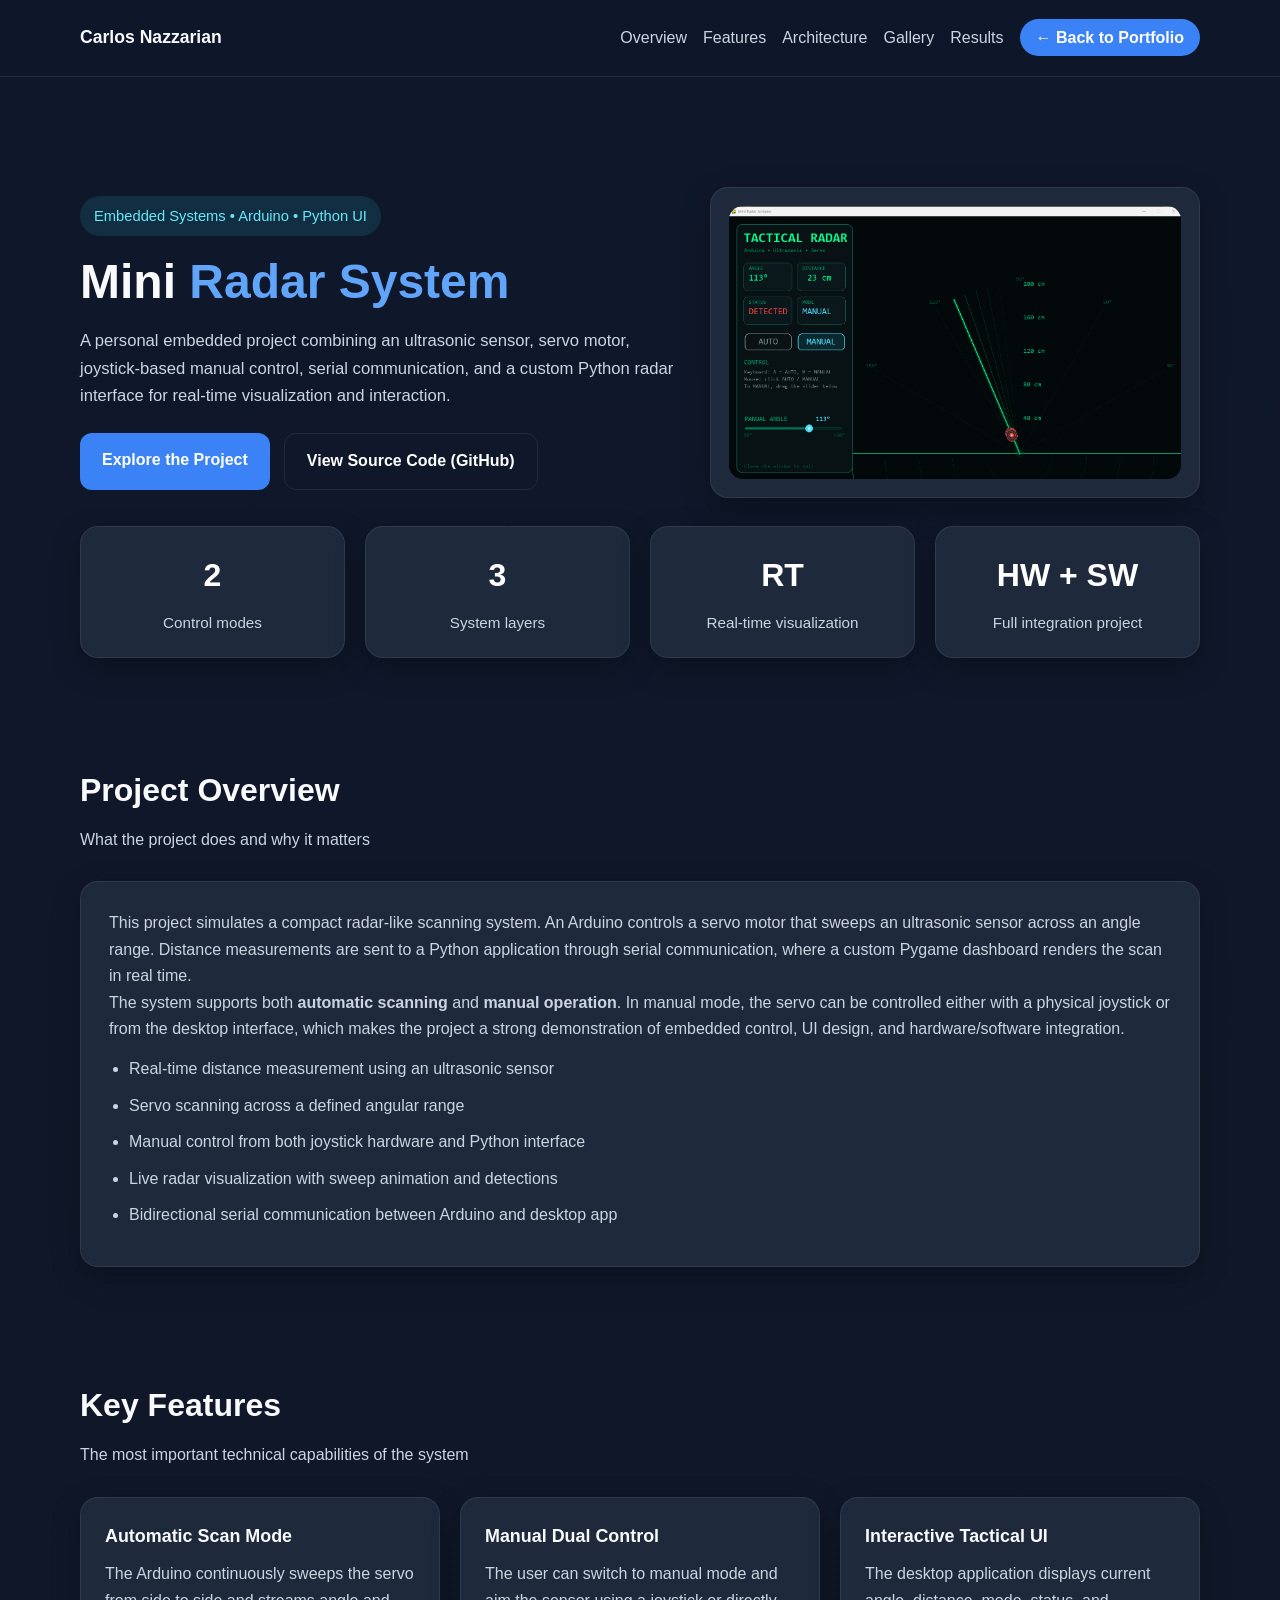
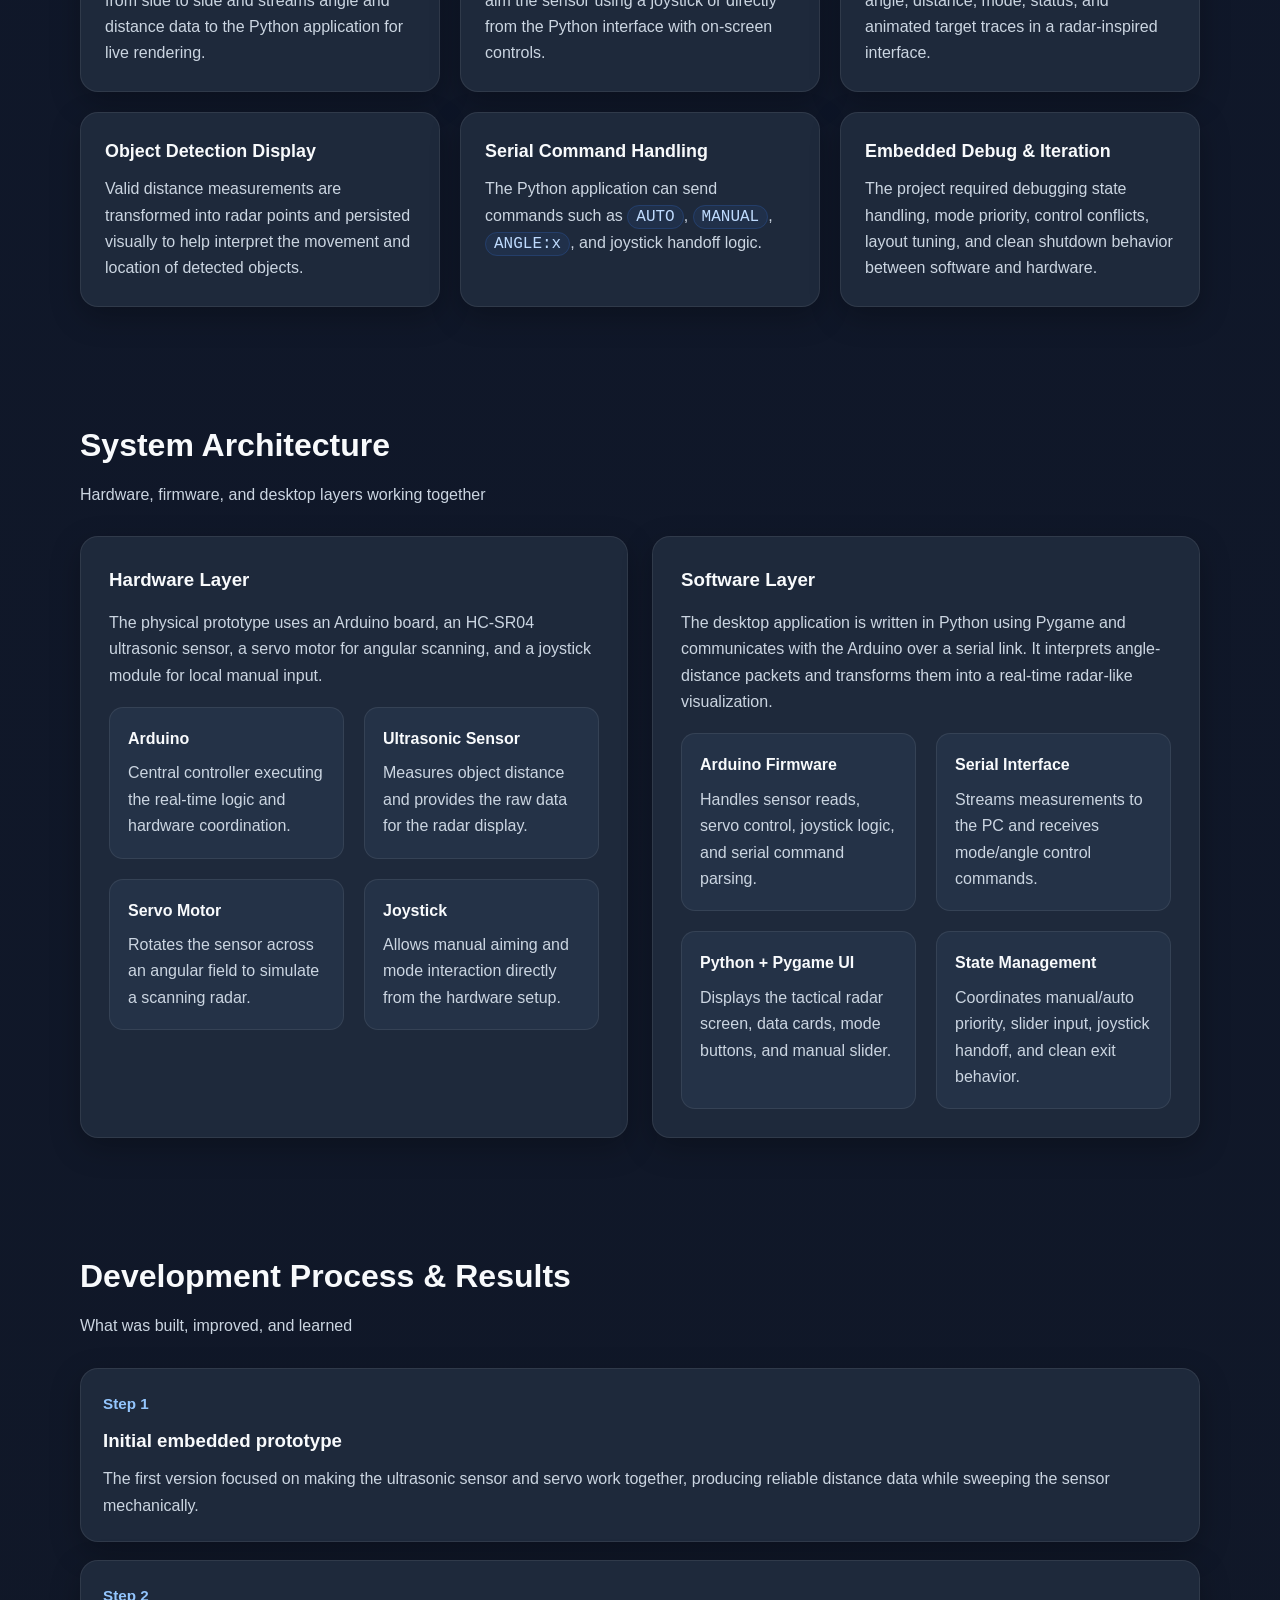
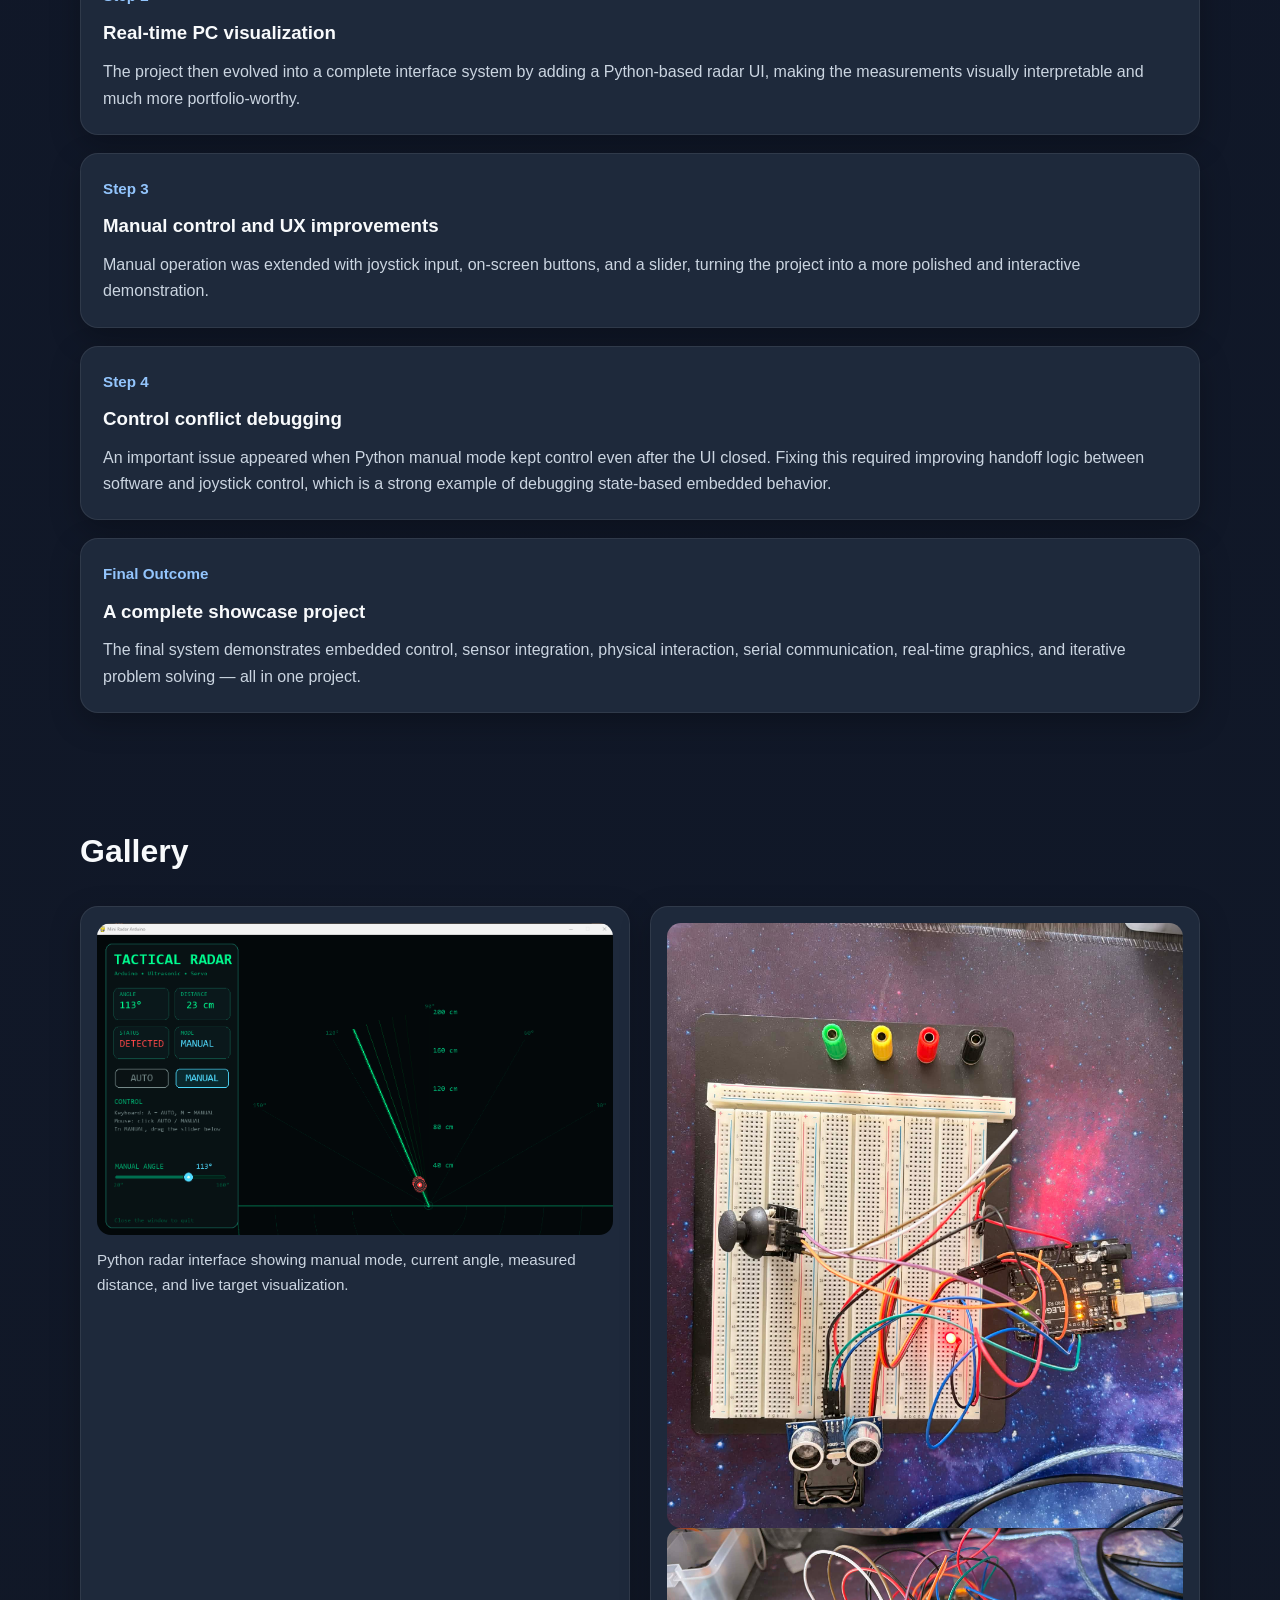
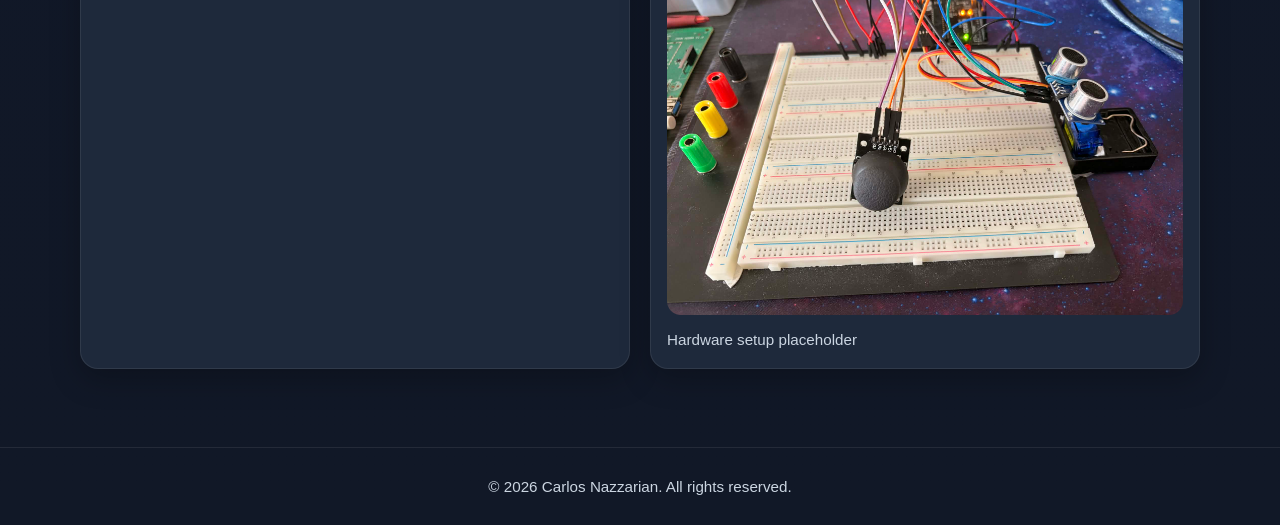
<file: projects/radar.html>
<!DOCTYPE html>
<html lang="fr">
<head>
  <meta charset="UTF-8" />
  <meta name="viewport" content="width=device-width, initial-scale=1.0" />
  <title>Mini Radar Arduino | Carlos Nazzarian</title>
  <meta
    name="description"
    content="Projet Mini Radar Arduino de Carlos Nazzarian : système embarqué avec capteur ultrasonique, servo, joystick, communication série et interface Python en temps réel."
  />
  <style>
    :root {
      --bg: #0f172a;
      --bg-soft: #111827;
      --card: #1e293b;
      --card-2: #243247;
      --text: #f8fafc;
      --muted: #cbd5e1;
      --primary: #3b82f6;
      --primary-hover: #2563eb;
      --accent: #22d3ee;
      --border: rgba(255, 255, 255, 0.08);
      --shadow: 0 10px 30px rgba(0, 0, 0, 0.25);
      --radius: 18px;
      --max-width: 1120px;
    }

    * {
      margin: 0;
      padding: 0;
      box-sizing: border-box;
    }

    html {
      scroll-behavior: smooth;
    }

    body {
      font-family: Arial, Helvetica, sans-serif;
      background: linear-gradient(180deg, #0f172a 0%, #111827 100%);
      color: var(--text);
      line-height: 1.65;
    }

    a {
      color: inherit;
      text-decoration: none;
    }

    img {
      max-width: 100%;
      display: block;
    }

    .container {
      width: min(92%, var(--max-width));
      margin: 0 auto;
    }

    .header {
      position: sticky;
      top: 0;
      z-index: 1000;
      background: rgba(15, 23, 42, 0.92);
      backdrop-filter: blur(10px);
      border-bottom: 1px solid var(--border);
    }

    .navbar {
      min-height: 76px;
      display: flex;
      align-items: center;
      justify-content: space-between;
      gap: 16px;
    }

    .logo {
      font-size: 1.1rem;
      font-weight: 700;
      white-space: nowrap;
    }

    .nav-links {
      display: flex;
      gap: 16px;
      align-items: center;
      list-style: none;
    }

    .nav-links a {
      color: var(--muted);
      transition: 0.25s ease;
    }

    .nav-links a:hover {
      color: white;
    }

    .nav-back {
      background: var(--primary);
      color: white !important;
      padding: 10px 16px;
      border-radius: 999px;
      font-weight: bold;
    }

    .nav-back:hover {
      background: var(--primary-hover);
    }

    .hero {
      padding: 110px 0 72px;
    }

    .hero-grid {
      display: grid;
      grid-template-columns: 1.1fr 0.9fr;
      gap: 32px;
      align-items: center;
    }

    .eyebrow {
      display: inline-block;
      background: rgba(34, 211, 238, 0.12);
      color: #67e8f9;
      padding: 8px 14px;
      border-radius: 999px;
      font-size: 0.92rem;
      margin-bottom: 18px;
    }

    h1 {
      font-size: 3rem;
      line-height: 1.15;
      margin-bottom: 18px;
    }

    h1 span {
      color: #60a5fa;
    }

    .hero p {
      color: var(--muted);
      font-size: 1.04rem;
      margin-bottom: 24px;
      max-width: 720px;
    }

    .hero-buttons {
      display: flex;
      gap: 14px;
      flex-wrap: wrap;
    }

    .btn {
      display: inline-block;
      padding: 14px 22px;
      border-radius: 12px;
      font-weight: 700;
      transition: 0.25s ease;
    }

    .btn-primary {
      background: var(--primary);
      color: white;
    }

    .btn-primary:hover {
      background: var(--primary-hover);
    }

    .btn-secondary {
      border: 1px solid var(--border);
      background: transparent;
      color: white;
    }

    .btn-secondary:hover {
      background: rgba(255, 255, 255, 0.06);
    }

    .hero-card,
    .section-card,
    .stat-card,
    .feature-card,
    .timeline-card,
    .gallery-card,
    .cta-card {
      background: var(--card);
      border: 1px solid var(--border);
      border-radius: var(--radius);
      box-shadow: var(--shadow);
    }

    .hero-card {
      padding: 18px;
      overflow: hidden;
    }

    .hero-card img,
    .gallery-card img {
      width: 100%;
      border-radius: 14px;
      object-fit: cover;
    }

    .section {
      padding: 34px 0 78px;
    }

    .section-title {
      margin-bottom: 28px;
    }

    .section-title h2 {
      font-size: 2rem;
      margin-bottom: 10px;
    }

    .section-title p {
      color: var(--muted);
    }

    .section-card {
      padding: 28px;
    }

    .section-card p,
    .section-card li,
    .feature-card p,
    .timeline-card p,
    .cta-card p {
      color: var(--muted);
    }

    .section-card ul,
    .timeline-card ul {
      padding-left: 20px;
      margin-top: 14px;
    }

    .section-card li,
    .timeline-card li {
      margin-bottom: 10px;
    }

    .stats-grid,
    .features-grid,
    .gallery-grid,
    .stack-grid {
      display: grid;
      gap: 20px;
    }

    .stats-grid {
      grid-template-columns: repeat(4, 1fr);
      margin-top: 28px;
    }

    .stat-card {
      padding: 22px;
      text-align: center;
    }

    .stat-card .value {
      font-size: 2rem;
      font-weight: 700;
      color: white;
      margin-bottom: 8px;
    }

    .stat-card .label {
      color: var(--muted);
      font-size: 0.95rem;
    }

    .features-grid {
      grid-template-columns: repeat(3, 1fr);
    }

    .feature-card {
      padding: 24px;
    }

    .feature-card h3 {
      font-size: 1.12rem;
      margin-bottom: 10px;
    }

    .split-grid {
      display: grid;
      grid-template-columns: 1fr 1fr;
      gap: 24px;
    }

    .stack-grid {
      grid-template-columns: repeat(2, 1fr);
      margin-top: 18px;
    }

    .stack-item {
      background: var(--card-2);
      border: 1px solid var(--border);
      border-radius: 14px;
      padding: 18px;
    }

    .stack-item h4 {
      margin-bottom: 8px;
      font-size: 1rem;
    }

    .timeline-list {
      display: grid;
      gap: 18px;
    }

    .timeline-card {
      padding: 22px;
    }

    .timeline-card .step {
      display: inline-block;
      margin-bottom: 10px;
      color: #93c5fd;
      font-weight: 700;
      font-size: 0.95rem;
    }

    .gallery-grid {
      grid-template-columns: repeat(2, 1fr);
    }

    .gallery-card {
      padding: 16px;
    }

    .gallery-card figcaption {
      color: var(--muted);
      font-size: 0.95rem;
      margin-top: 12px;
    }

    .cta-card {
      padding: 32px;
      text-align: center;
    }

    .cta-card h2 {
      margin-bottom: 12px;
      font-size: 1.9rem;
    }

    .cta-card p {
      max-width: 760px;
      margin: 0 auto 20px;
    }

    .footer {
      border-top: 1px solid var(--border);
      padding: 26px 0;
      text-align: center;
      color: var(--muted);
      font-size: 0.95rem;
    }

    code.inline {
      font-family: Consolas, monospace;
      color: #bfdbfe;
      background: rgba(59, 130, 246, 0.08);
      padding: 2px 8px;
      border-radius: 999px;
      border: 1px solid rgba(59, 130, 246, 0.18);
    }

    @media (max-width: 1000px) {
      .hero-grid,
      .split-grid,
      .features-grid,
      .gallery-grid,
      .stats-grid {
        grid-template-columns: 1fr;
      }
    }

    @media (max-width: 760px) {
      h1 {
        font-size: 2.2rem;
      }

      .navbar {
        flex-direction: column;
        justify-content: center;
        padding: 16px 0;
      }

      .nav-links {
        flex-wrap: wrap;
        justify-content: center;
      }

      .stack-grid {
        grid-template-columns: 1fr;
      }

      .hero {
        padding-top: 84px;
      }
    }
  </style>
</head>
<body>
  <header class="header">
    <nav class="navbar container">
      <a href="../index.html" class="logo">Carlos Nazzarian</a>
      <ul class="nav-links">
        <li><a href="#overview">Overview</a></li>
        <li><a href="#features">Features</a></li>
        <li><a href="#architecture">Architecture</a></li>
        <li><a href="#gallery">Gallery</a></li>
        <li><a href="#results">Results</a></li>
        <li><a href="../index.html#projects" class="nav-back">← Back to Portfolio</a></li>
      </ul>
    </nav>
  </header>

  <main>
    <section class="hero">
      <div class="container hero-grid">
        <div>
          <span class="eyebrow">Embedded Systems • Arduino • Python UI</span>
          <h1>Mini <span>Radar System</span></h1>
          <p>
            A personal embedded project combining an ultrasonic sensor, servo motor,
            joystick-based manual control, serial communication, and a custom Python
            radar interface for real-time visualization and interaction.
          </p>
          <div class="hero-buttons">
            <a href="#overview" class="btn btn-primary">Explore the Project</a>
  
          <a href="https://github.com/carlosnazzarian/mini-radar-arduino" 
             target="_blank" 
             class="btn btn-secondary">
          View Source Code (GitHub)
        </a>
      </div>
        </div>

        <div class="hero-card">
          <img src="../radar-ui.png" alt="Mini Radar Python interface screenshot" />
        </div>
      </div>

      <div class="container stats-grid">
        <div class="stat-card">
          <div class="value">2</div>
          <div class="label">Control modes</div>
        </div>
        <div class="stat-card">
          <div class="value">3</div>
          <div class="label">System layers</div>
        </div>
        <div class="stat-card">
          <div class="value">RT</div>
          <div class="label">Real-time visualization</div>
        </div>
        <div class="stat-card">
          <div class="value">HW + SW</div>
          <div class="label">Full integration project</div>
        </div>
      </div>
    </section>

    <section class="section" id="overview">
      <div class="container">
        <div class="section-title">
          <h2>Project Overview</h2>
          <p>What the project does and why it matters</p>
        </div>

        <div class="section-card">
          <p>
            This project simulates a compact radar-like scanning system. An Arduino
            controls a servo motor that sweeps an ultrasonic sensor across an angle range.
            Distance measurements are sent to a Python application through serial
            communication, where a custom Pygame dashboard renders the scan in real time.
          </p>
          <p>
            The system supports both <strong>automatic scanning</strong> and
            <strong>manual operation</strong>. In manual mode, the servo can be controlled
            either with a physical joystick or from the desktop interface, which makes the
            project a strong demonstration of embedded control, UI design, and hardware/software integration.
          </p>
          <ul>
            <li>Real-time distance measurement using an ultrasonic sensor</li>
            <li>Servo scanning across a defined angular range</li>
            <li>Manual control from both joystick hardware and Python interface</li>
            <li>Live radar visualization with sweep animation and detections</li>
            <li>Bidirectional serial communication between Arduino and desktop app</li>
          </ul>
        </div>
      </div>
    </section>

    <section class="section" id="features">
      <div class="container">
        <div class="section-title">
          <h2>Key Features</h2>
          <p>The most important technical capabilities of the system</p>
        </div>

        <div class="features-grid">
          <article class="feature-card">
            <h3>Automatic Scan Mode</h3>
            <p>
              The Arduino continuously sweeps the servo from side to side and streams
              angle and distance data to the Python application for live rendering.
            </p>
          </article>

          <article class="feature-card">
            <h3>Manual Dual Control</h3>
            <p>
              The user can switch to manual mode and aim the sensor using a joystick or
              directly from the Python interface with on-screen controls.
            </p>
          </article>

          <article class="feature-card">
            <h3>Interactive Tactical UI</h3>
            <p>
              The desktop application displays current angle, distance, mode, status,
              and animated target traces in a radar-inspired interface.
            </p>
          </article>

          <article class="feature-card">
            <h3>Object Detection Display</h3>
            <p>
              Valid distance measurements are transformed into radar points and persisted
              visually to help interpret the movement and location of detected objects.
            </p>
          </article>

          <article class="feature-card">
            <h3>Serial Command Handling</h3>
            <p>
              The Python application can send commands such as <code class="inline">AUTO</code>,
              <code class="inline">MANUAL</code>, <code class="inline">ANGLE:x</code>, and joystick handoff logic.
            </p>
          </article>

          <article class="feature-card">
            <h3>Embedded Debug & Iteration</h3>
            <p>
              The project required debugging state handling, mode priority, control conflicts,
              layout tuning, and clean shutdown behavior between software and hardware.
            </p>
          </article>
        </div>
      </div>
    </section>

    <section class="section" id="architecture">
      <div class="container">
        <div class="section-title">
          <h2>System Architecture</h2>
          <p>Hardware, firmware, and desktop layers working together</p>
        </div>

        <div class="split-grid">
          <div class="section-card">
            <h3 style="margin-bottom: 14px;">Hardware Layer</h3>
            <p>
              The physical prototype uses an Arduino board, an HC-SR04 ultrasonic sensor,
              a servo motor for angular scanning, and a joystick module for local manual input.
            </p>
            <div class="stack-grid">
              <div class="stack-item">
                <h4>Arduino</h4>
                <p>Central controller executing the real-time logic and hardware coordination.</p>
              </div>
              <div class="stack-item">
                <h4>Ultrasonic Sensor</h4>
                <p>Measures object distance and provides the raw data for the radar display.</p>
              </div>
              <div class="stack-item">
                <h4>Servo Motor</h4>
                <p>Rotates the sensor across an angular field to simulate a scanning radar.</p>
              </div>
              <div class="stack-item">
                <h4>Joystick</h4>
                <p>Allows manual aiming and mode interaction directly from the hardware setup.</p>
              </div>
            </div>
          </div>

          <div class="section-card">
            <h3 style="margin-bottom: 14px;">Software Layer</h3>
            <p>
              The desktop application is written in Python using Pygame and communicates with the
              Arduino over a serial link. It interprets angle-distance packets and transforms them
              into a real-time radar-like visualization.
            </p>
            <div class="stack-grid">
              <div class="stack-item">
                <h4>Arduino Firmware</h4>
                <p>Handles sensor reads, servo control, joystick logic, and serial command parsing.</p>
              </div>
              <div class="stack-item">
                <h4>Serial Interface</h4>
                <p>Streams measurements to the PC and receives mode/angle control commands.</p>
              </div>
              <div class="stack-item">
                <h4>Python + Pygame UI</h4>
                <p>Displays the tactical radar screen, data cards, mode buttons, and manual slider.</p>
              </div>
              <div class="stack-item">
                <h4>State Management</h4>
                <p>Coordinates manual/auto priority, slider input, joystick handoff, and clean exit behavior.</p>
              </div>
            </div>
          </div>
        </div>
      </div>
    </section>

    <section class="section" id="results">
      <div class="container">
        <div class="section-title">
          <h2>Development Process & Results</h2>
          <p>What was built, improved, and learned</p>
        </div>

        <div class="timeline-list">
          <article class="timeline-card">
            <span class="step">Step 1</span>
            <h3 style="margin-bottom: 10px;">Initial embedded prototype</h3>
            <p>
              The first version focused on making the ultrasonic sensor and servo work together,
              producing reliable distance data while sweeping the sensor mechanically.
            </p>
          </article>

          <article class="timeline-card">
            <span class="step">Step 2</span>
            <h3 style="margin-bottom: 10px;">Real-time PC visualization</h3>
            <p>
              The project then evolved into a complete interface system by adding a Python-based radar UI,
              making the measurements visually interpretable and much more portfolio-worthy.
            </p>
          </article>

          <article class="timeline-card">
            <span class="step">Step 3</span>
            <h3 style="margin-bottom: 10px;">Manual control and UX improvements</h3>
            <p>
              Manual operation was extended with joystick input, on-screen buttons, and a slider,
              turning the project into a more polished and interactive demonstration.
            </p>
          </article>

          <article class="timeline-card">
            <span class="step">Step 4</span>
            <h3 style="margin-bottom: 10px;">Control conflict debugging</h3>
            <p>
              An important issue appeared when Python manual mode kept control even after the UI closed.
              Fixing this required improving handoff logic between software and joystick control, which is a
              strong example of debugging state-based embedded behavior.
            </p>
          </article>

          <article class="timeline-card">
            <span class="step">Final Outcome</span>
            <h3 style="margin-bottom: 10px;">A complete showcase project</h3>
            <p>
              The final system demonstrates embedded control, sensor integration, physical interaction,
              serial communication, real-time graphics, and iterative problem solving — all in one project.
            </p>
          </article>
        </div>
      </div>
    </section>

    <section class="section" id="gallery">
      <div class="container">
        <div class="section-title">
          <h2>Gallery</h2>
        </div>

        <div class="gallery-grid">
          <figure class="gallery-card">
            <img src="../radar-ui.png" alt="Radar user interface screenshot" />
            <figcaption>
              Python radar interface showing manual mode, current angle, measured distance,
              and live target visualization.
            </figcaption>
          </figure>

          <figure class="gallery-card">
            <img src="../radar-hardware-1.jpg" alt="Mini radar hardware setup" />
            <img src="../radar-hardware-2.jpg" alt="Mini radar hardware setup" />
            <figcaption>
              Hardware setup placeholder
            </figcaption>
          </figure>
        </div>
      </div>
    </section>
  </main>

  <footer class="footer">
    <div class="container">
      <p>© 2026 Carlos Nazzarian. All rights reserved.</p>
    </div>
  </footer>
</body>
</html>
</file>
